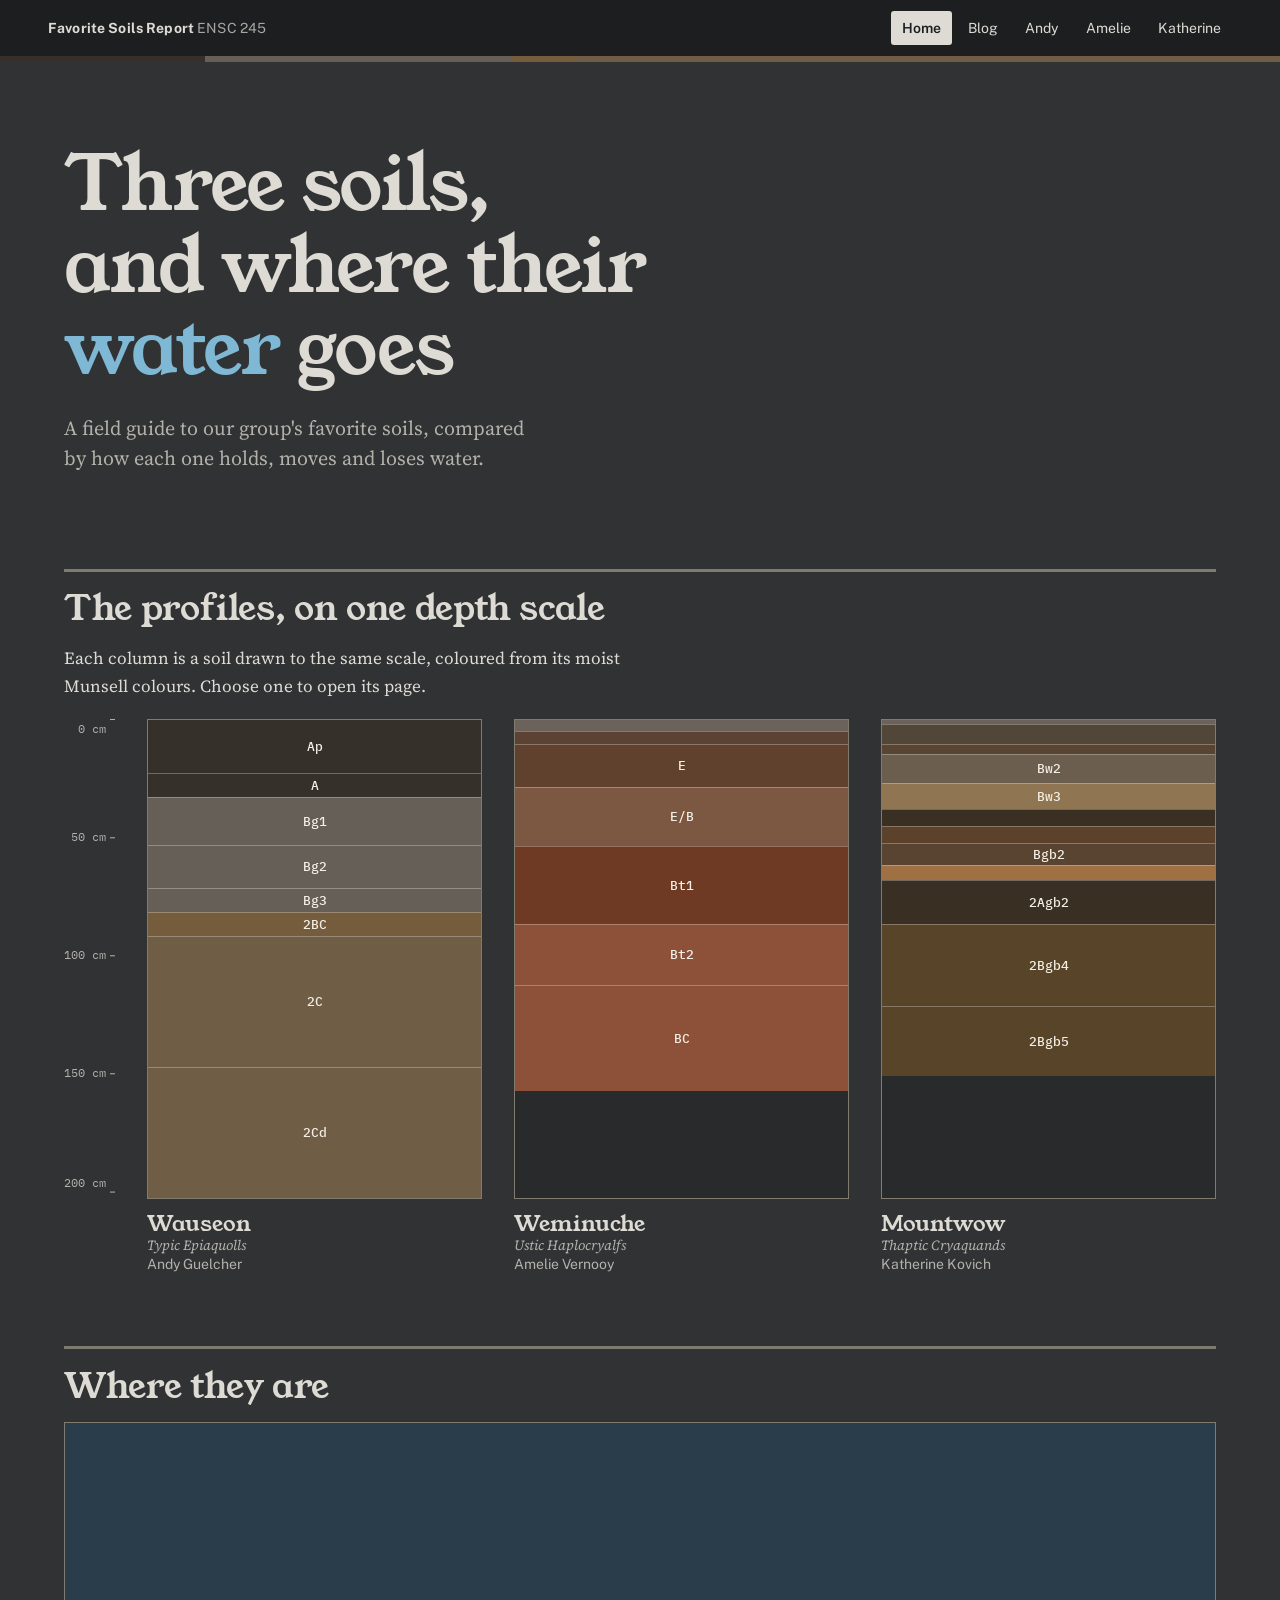
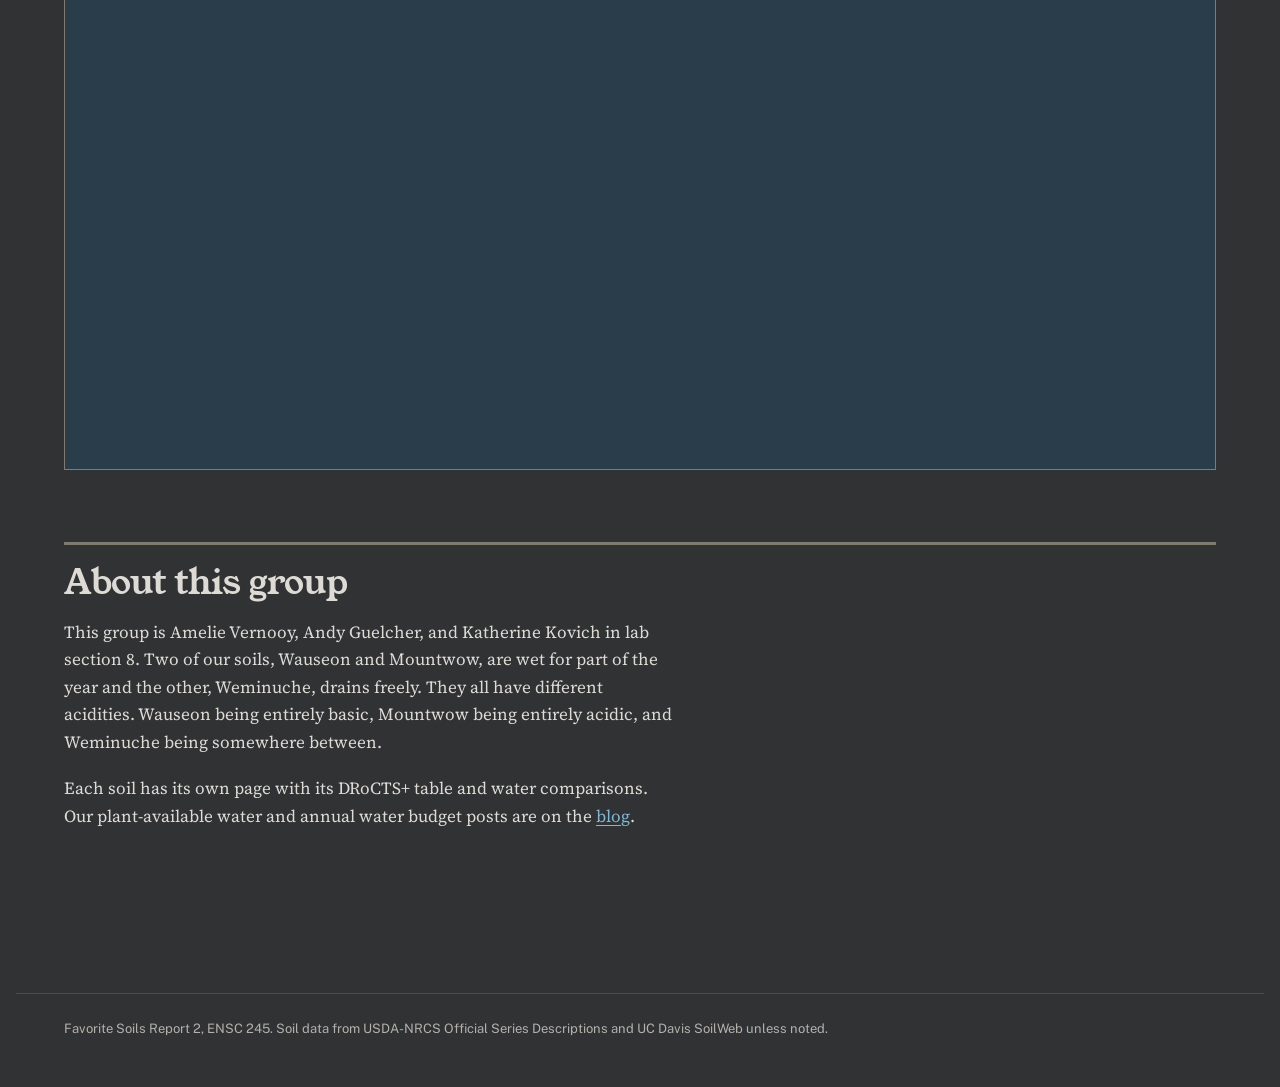
<file: index.html>
<!doctype html>
<html lang="en">
<head>
  <meta charset="utf-8">
  <meta name="viewport" content="width=device-width, initial-scale=1">
  <meta name="color-scheme" content="dark">
  <!-- The site is already dark; this asks the Dark Reader extension not to recolour it, so soil colours stay true. -->
  <meta name="darkreader-lock">
  <title>Favorite Soils Report | ENSC 245</title>
  <meta name="description" content="A group field guide to three favorite soils and their water, for ENSC 245.">
  <link rel="preconnect" href="https://fonts.googleapis.com">
  <link rel="preconnect" href="https://fonts.gstatic.com" crossorigin>
  <link rel="stylesheet" href="https://fonts.googleapis.com/css2?family=IBM+Plex+Mono:wght@400;500&family=Public+Sans:wght@400;500;600;700&family=Source+Serif+4:ital,opsz,wght@0,8..60,400;0,8..60,600;1,8..60,400&family=Young+Serif&display=swap">
  <link rel="stylesheet" href="css/site.css">
</head>
<body>
  <!-- You do not need to edit this file. The writing lives in the "content" folder. See README.md. -->
  <a class="skip" href="#main">Skip to content</a>
  <header class="masthead">
    <a class="site" href="index.html">Favorite Soils Report <span>ENSC 245</span></a>
    <nav aria-label="Site">
      <ul>
        <li><a href="index.html" aria-current="page">Home</a></li>
        <li><a href="blog.html">Blog</a></li>
        <li><a href="wauseon.html">Soil 1</a></li>
        <li><a href="soil-2.html">Soil 2</a></li>
        <li><a href="soil-3.html">Soil 3</a></li>
      </ul>
    </nav>
  </header>

  <main id="main">
    <div class="opener">
      <h1>Three soils, and where their <em>water</em> goes</h1>
      <p class="lede">A field guide to our group's favorite soils, compared by how each one holds, moves and loses water.</p>
    </div>

    <section aria-labelledby="profiles">
      <h2 id="profiles">The profiles, on one depth scale</h2>
      <p>Each column is a soil drawn to the same scale, coloured from its moist Munsell colours. Choose one to open its page.</p>
      <div class="cores" data-cores></div>
    </section>

    <section aria-labelledby="where">
      <h2 id="where">Where they are</h2>
      <div class="map" data-map>
        <div class="todo"><p><strong>Still to do.</strong> Add the group map: paste the Google My Maps embed code into <code>content/group/map.txt</code>.</p></div>
      </div>
    </section>

    <section aria-labelledby="group">
      <h2 id="group">About this group</h2>
      <div data-about></div>
    </section>
  </main>

  <footer class="footer">
    Favorite Soils Report 2, ENSC 245. Soil data from USDA-NRCS Official Series Descriptions and UC Davis SoilWeb unless noted.
  </footer>
  <noscript><p style="padding:1rem">This site needs JavaScript turned on to show its content.</p></noscript>
  <script src="js/site.js"></script>
</body>
</html>
</file>
<file: css/site.css>
/* ------------------------------------------------------------------
   Favorite Soils Report: shared styles.
   The palette is taken from the soils themselves (10YR hues) with one
   water blue, because FSR 2 is about where the water goes.
------------------------------------------------------------------- */
:root {
  color-scheme: dark;
  /* A dark, low-glare scheme. Soil colours are never tinted by it: the
     profiles, chips and 3D model use the Munsell colours directly. */
  --ground: #303234;      /* the page */
  --sheet: #282a2c;       /* tables, figures and buttons */
  --ink: #dedbd5;         /* text */
  --ink-soft: #b4b1ab;
  --rule: #4a4c4e;        /* thin dividers */
  --line: #807b6f;        /* borders and section rules */
  --bar: #1d1e20;         /* masthead */
  --bar-hover: #34363a;
  --hatch: rgba(255, 255, 255, 0.07);
  --till: #746042;        /* 10YR 4/3 glacial till */
  --gley: #6b635b;        /* 10YR 4/1 gleyed horizons */
  --water: #7fb8d4;
  --water-deep: #a9d3e8;
  --water-wash: #2a3d4a;
  --rust: #9a4a22;        /* redox mottles */
  --rust-line: #c06a3f;
  --rust-text: #e0956a;
  --rust-wash: rgba(154, 74, 34, 0.12);
  --stage: #3a3f45;       /* behind the 3D model: a cool blue-grey */
  --stage-edge: #191b1e;
  --stage-ink: #d9d6cf;   /* ruler and notes on the stage */

  --display: "Young Serif", Georgia, serif;
  --read: "Source Serif 4", Georgia, serif;
  --label: "Public Sans", system-ui, sans-serif;
  --data: "IBM Plex Mono", ui-monospace, monospace;

  --measure: 68ch;
  --gutter: clamp(1rem, 4vw, 3rem);
}

*, *::before, *::after { box-sizing: border-box; }

html { scroll-behavior: smooth; scroll-padding-top: 5rem; }

body {
  margin: 0;
  background: var(--ground);
  color: var(--ink);
  font-family: var(--read);
  font-size: 1.0625rem;
  line-height: 1.62;
  -webkit-font-smoothing: antialiased;
  text-rendering: optimizeLegibility;
  overflow-wrap: break-word;   /* long web addresses wrap instead of widening the page */
}

::selection { background: var(--water); color: var(--bar); }
:focus-visible { outline: 2px solid var(--water); outline-offset: 3px; border-radius: 2px; }
html { scrollbar-color: var(--till) var(--ground); caret-color: var(--water); }

a { color: var(--water); text-decoration-thickness: 1px; text-underline-offset: 0.2em; }
a:hover { color: var(--water-deep); text-decoration-thickness: 2px; }

img { max-width: 100%; height: auto; display: block; }

h1, h2, h3 { font-family: var(--display); font-weight: 400; line-height: 1.08; text-wrap: balance; margin: 0; }
h1 { font-size: clamp(2.4rem, 6.2vw, 4.75rem); letter-spacing: -0.02em; }
h2 { font-size: clamp(1.6rem, 3vw, 2.2rem); letter-spacing: -0.01em; }
h3 { font-size: 1.25rem; line-height: 1.25; }
p { margin: 0 0 1.1em; max-width: var(--measure); text-wrap: pretty; }

.skip { position: absolute; left: -999px; top: 0; background: var(--bar); color: var(--ink); padding: 0.6rem 1rem; z-index: 20; }
.skip:focus { left: 0.5rem; top: 0.5rem; }

/* ---------- masthead ---------- */
.masthead {
  position: sticky; top: 0; z-index: 10;
  display: flex; align-items: center; justify-content: space-between; gap: 1rem;
  padding: 0.7rem var(--gutter);
  background: var(--bar); color: var(--ink);
  font-family: var(--label); font-size: 0.875rem;
}
.masthead::after {
  content: ""; position: absolute; left: 0; right: 0; top: 100%; height: 6px;
  background: linear-gradient(90deg, #35302a 0 16%, #665f57 16% 40%, #745c3c 40% 45%, #705d45 45% 100%);  /* Wauseon, in Munsell colours */
}
.masthead .site { color: inherit; text-decoration: none; font-weight: 700; letter-spacing: 0.01em; white-space: nowrap; }
.masthead .site span { font-weight: 400; opacity: 0.72; }
.masthead nav ul { display: flex; flex-wrap: wrap; gap: 0.15rem 0.3rem; margin: 0; padding: 0; list-style: none; justify-content: flex-end; }
.masthead nav a { display: block; padding: 0.35rem 0.7rem; color: inherit; text-decoration: none; border-radius: 3px; }
.masthead a:hover { color: inherit; }
.masthead nav a:hover { background: var(--bar-hover); }
.masthead nav a[aria-current="page"] { background: var(--ink); color: var(--bar); font-weight: 600; }

/* ---------- page frame ---------- */
main { padding: 0 var(--gutter) 5rem; max-width: 78rem; margin: 0 auto; }
.opener { padding: clamp(2.5rem, 7vw, 5.5rem) 0 0; }
.opener h1 { max-width: 16ch; }
.opener + section, .opener + .soil { margin-top: clamp(0.5rem, 2vw, 1.5rem); }
.opener .lede { font-size: 1.25rem; line-height: 1.5; color: var(--ink-soft); margin-top: 1.4rem; max-width: 46ch; }
.opener h1 em { font-style: normal; color: var(--water); }
section { padding-top: clamp(2.5rem, 6vw, 4.5rem); }
section > h2 { margin-bottom: 1.1rem; padding-top: 1.1rem; border-top: 3px solid var(--line); }

.footer {
  border-top: 1px solid var(--rule); margin-top: 4rem; padding: 1.5rem var(--gutter) 3rem;
  font-family: var(--label); font-size: 0.8125rem; color: var(--ink-soft);
  max-width: 78rem; margin-inline: auto;
}

/* ---------- soil cores (the profile drawings) ---------- */
.core { display: flex; flex-direction: column; border: 1.5px solid var(--line); background: var(--sheet); overflow: hidden; }
.core .hz {
  position: relative; display: flex; align-items: center; justify-content: center; min-height: 0; min-width: 0;
  color: #f4efe6; font-family: var(--data); font-size: 0.8125rem; font-weight: 500;
  border: 0; border-top: 1px solid rgba(255, 255, 255, 0.28); padding: 0; margin: 0; width: 100%;
  cursor: pointer; transition: filter 180ms ease-out, box-shadow 180ms ease-out;
}
.core .hz:first-child { border-top: 0; }
.core .hz.is-thin { color: transparent; }   /* too thin for its label; see fitCore() in site.js */
.core .hz:hover, .core .hz.is-on { filter: brightness(1.28) saturate(1.15); box-shadow: inset 0 0 0 2px #fff; z-index: 1; }
.core .hz:focus-visible { outline-offset: -4px; outline-color: #fff; }
.core.is-empty {
  background: repeating-linear-gradient(-45deg, transparent 0 9px, var(--hatch) 9px 10px), var(--sheet);
  align-items: center; justify-content: center; text-align: center;
  font-family: var(--label); font-size: 0.8125rem; color: var(--ink-soft); padding: 1rem;
}

/* home: three cores side by side, to one depth scale */
.cores { display: grid; grid-template-columns: auto repeat(3, minmax(0, 1fr)); gap: 0 clamp(0.75rem, 2.5vw, 2rem); align-items: stretch; margin-top: 0.5rem; }
.cores .scale { position: relative; width: 3.2rem; height: var(--core-h); font-family: var(--data); font-size: 0.75rem; color: var(--ink-soft); }
.cores .scale span { position: absolute; right: 0; transform: translateY(-50%); padding-right: 0.55rem; white-space: nowrap; }
.cores .scale span::after { content: ""; position: absolute; right: 0; top: 50%; width: 0.35rem; border-top: 1px solid var(--ink-soft); }
.cores .scale span:first-child { transform: none; }
.cores .scale span:first-child::after { top: 0; }
.cores .scale span:last-child { transform: translateY(-100%); }
.cores .scale span:last-child::after { top: 100%; }
.cores { --core-h: clamp(20rem, 52vw, 30rem); }
.cores a.col { position: relative; display: grid; grid-template-rows: var(--core-h) auto; color: inherit; text-decoration: none; }
/* the hover shadow sits on its own layer and fades, so lifting a column never repaints a shadow */
.cores a.col::before { content: ""; position: absolute; left: 0; right: 0; top: 0; height: var(--core-h); box-shadow: 0 14px 22px -12px rgba(0, 0, 0, 0.6); opacity: 0; transform: translateY(0); transition: opacity 240ms ease-out, transform 240ms cubic-bezier(0.16, 1, 0.3, 1); pointer-events: none; }
.cores a.col:hover::before { opacity: 1; transform: translateY(-6px); }
.cores a.col .core { position: relative; height: var(--core-h); transition: transform 240ms cubic-bezier(0.16, 1, 0.3, 1); }
.cores a.col:hover .core { transform: translateY(-6px); }
.cores a.col .hz { cursor: inherit; }
.cores .cap { padding-top: 0.8rem; font-family: var(--label); font-size: 0.875rem; line-height: 1.35; color: var(--ink-soft); }
.cores .cap strong { display: block; font-family: var(--display); font-weight: 400; font-size: 1.35rem; color: var(--ink); line-height: 1.15; }
.cores .cap em { font-family: var(--read); }

/* soil page: sticky core beside the reading column */
.soil { display: grid; grid-template-columns: 9.5rem minmax(0, 1fr); gap: clamp(1.5rem, 4vw, 3.5rem); align-items: start; }
.rail { position: sticky; top: 4.25rem; padding-top: 1rem; }
.rail .wrap { display: grid; grid-template-columns: 1fr 2.6rem; height: min(72vh, 34rem); }
.rail .core { height: 100%; animation: drill 520ms cubic-bezier(0.16, 1, 0.3, 1) both; }
.rail .ticks { position: relative; font-family: var(--data); font-size: 0.6875rem; color: var(--ink-soft); }
.rail .ticks span { position: absolute; left: 0.4rem; transform: translateY(-50%); }
.rail .ticks span:first-child { transform: none; }
.rail .ticks span:last-child { transform: translateY(-100%); }
.rail figcaption { font-family: var(--label); font-size: 0.75rem; line-height: 1.4; color: var(--ink-soft); margin-top: 0.7rem; }
.rail figure { margin: 0; }
.readout { font-family: var(--data); font-size: 0.75rem; line-height: 1.5; min-height: 4.6em; margin-top: 0.6rem; padding-top: 0.6rem; border-top: 1px solid var(--rule); color: var(--ink); }
.readout b { font-weight: 500; font-size: 0.9375rem; }
@keyframes drill { from { clip-path: inset(0 0 100% 0); } to { clip-path: inset(0 0 0 0); } }

/* ---------- reference material ---------- */
dl.taxa { display: grid; grid-template-columns: max-content 1fr; gap: 0.35rem 1.5rem; margin: 0; max-width: var(--measure); }
dl.taxa dt { font-family: var(--label); font-size: 0.8125rem; font-weight: 600; color: var(--ink-soft); padding-top: 0.2em; }
dl.taxa dd { margin: 0; }

.table-wrap { overflow-x: auto; margin: 0 0 1rem; border: 1.5px solid var(--line); background: var(--sheet); }
table.drocts.wide { min-width: 40rem; }
table.drocts.wide th, table.drocts.wide td { white-space: nowrap; }
table.drocts { border-collapse: collapse; width: 100%; font-family: var(--data); font-size: 0.875rem; font-variant-numeric: tabular-nums; }
table.drocts caption { caption-side: top; text-align: left; padding: 0.8rem 0.9rem; font-family: var(--label); font-size: 0.875rem; color: var(--ink-soft); border-bottom: 1px solid var(--rule); }
table.drocts caption strong { color: var(--ink); }
table.drocts th, table.drocts td { padding: 0.5rem 0.9rem; text-align: left; vertical-align: top; }
table.drocts thead th { font-family: var(--label); font-size: 0.75rem; font-weight: 600; color: var(--ink-soft); border-bottom: 1.5px solid var(--line); vertical-align: bottom; }
table.drocts thead th small { display: block; font-weight: 400; }
table.drocts tbody tr { border-top: 1px solid var(--rule); transition: background-color 160ms ease-out; cursor: default; }
table.drocts tbody tr:first-child { border-top: 0; }
table.drocts tbody th { font-weight: 500; }
table.drocts tbody tr:hover, table.drocts tbody tr.is-on { background: var(--water-wash); }
table.drocts .part b { font-weight: 600; color: var(--ink-soft); }   /* "E:" / "B:" in a mixed horizon */
.chip { display: inline-block; width: 0.8rem; height: 0.8rem; margin-right: 0.45rem; border: 1px solid var(--line); vertical-align: -0.08em; }
.notes { font-family: var(--label); font-size: 0.8125rem; line-height: 1.55; color: var(--ink-soft); max-width: var(--measure); }
.notes p { margin-bottom: 0.4em; }

figure.plate { margin: 1.5rem 0; }
[data-body] > section:first-child { padding-top: 0; }
[data-body] ul, [data-about] ul, article.post ul { max-width: var(--measure); padding-left: 1.2rem; }
[data-body] h3, article.post h3 { margin: 1.5rem 0 0.5rem; }
article.post header h3 { margin: 0; font-size: 1.5rem; }
.table-wrap { max-width: 100%; }
.table-wrap + p, .table-wrap + .notes { margin-top: 1rem; }
figure.plate img { border: 1.5px solid var(--line); background: var(--sheet); width: 100%; }
figure.plate figcaption { font-family: var(--label); font-size: 0.8125rem; line-height: 1.45; color: var(--ink-soft); margin-top: 0.55rem; max-width: var(--measure); }

ol.story { margin: 1.25rem 0 1.25rem; padding: 0; list-style: none; counter-reset: step; max-width: var(--measure); }
ol.story li { counter-increment: step; display: grid; grid-template-columns: 2rem 1fr; gap: 0.25rem; padding: 0.55rem 0; border-top: 1px solid var(--rule); }
ol.story li::before { content: counter(step); font-family: var(--data); font-size: 0.8125rem; color: var(--ink-soft); padding-top: 0.25em; }

/* ---------- "still to write" slots: delete each one as you fill it ---------- */
.todo {
  border: 1.5px dashed var(--rust-line); background: var(--rust-wash);
  padding: 1rem 1.15rem; margin: 0 0 1.25rem; max-width: var(--measure);
  font-family: var(--label); font-size: 0.875rem; line-height: 1.55; color: var(--ink);
}
.todo strong { color: var(--rust-text); font-weight: 700; }
.todo ul { margin: 0.4rem 0 0; padding-left: 1.1rem; }
.todo p { margin-bottom: 0.4em; }
.todo code { font-family: var(--data); font-size: 0.8125rem; }

/* ---------- map ---------- */
.map { border: 1.5px solid var(--line); background: var(--water-wash); min-height: 13rem; display: grid; place-items: center; padding: 1.5rem; }
.map .todo { margin: 0; background: var(--sheet); }
.map iframe { width: 100%; height: 100%; border: 0; }
.map:has(iframe) { padding: 0; aspect-ratio: 16 / 9; }

/* ---------- blog ---------- */
.jump { display: flex; flex-wrap: wrap; gap: 0.4rem 1.5rem; padding: 0; margin: 1.5rem 0 0; list-style: none; font-family: var(--label); font-size: 0.9375rem; }
article.post { padding: 1.75rem 0; border-top: 1px solid var(--rule); }
article.post:first-of-type { border-top: 0; padding-top: 0.5rem; }
article.post header { margin-bottom: 0.9rem; }
article.post .by { font-family: var(--label); font-size: 0.8125rem; color: var(--ink-soft); margin: 0.35rem 0 0; }

/* ---------- pager ---------- */
.pager { display: flex; justify-content: space-between; gap: 1rem; flex-wrap: wrap; margin-top: 4rem; padding-top: 1.25rem; border-top: 3px solid var(--line); font-family: var(--label); font-size: 0.9375rem; }

/* ---------- 3D monolith (drawn by js/soil3d.js) ---------- */
.monolith { margin: 0; display: grid; grid-template-columns: minmax(0, 1fr) 15.5rem; gap: 0.75rem 1.5rem; align-items: start; }
.monolith .stage {
  position: relative; height: min(74vh, 40rem); border: 1.5px solid var(--line); overflow: hidden;
  background: radial-gradient(ellipse at 50% 40%, var(--stage) 0 30%, var(--stage-edge) 100%);
}
.monolith .stage canvas { display: block; width: 100%; height: 100%; cursor: grab; }
/* the model fades in once it's ready (see js/soil3d.js), and changed text fades up */
.monolith .stage canvas { opacity: 0; transition: opacity 400ms ease-out; }
.monolith-section.is-ready .stage canvas { opacity: 1; }
@keyframes fresh { from { opacity: 0; transform: translateY(4px); } to { opacity: 1; transform: none; } }
.is-new { animation: fresh 240ms ease-out; }
.monolith .stage canvas:active { cursor: grabbing; }
.monolith .stage-note { position: absolute; inset: 0; display: grid; place-items: center; margin: 0; max-width: none; font-family: var(--label); font-size: 0.875rem; color: var(--stage-ink); }
.monolith .bar { grid-column: 1; display: flex; flex-wrap: wrap; gap: 0.5rem; }
.monolith .bar button {
  font-family: var(--label); font-size: 0.8125rem; font-weight: 600; color: var(--ink);
  background: var(--sheet); border: 1.5px solid var(--line); border-radius: 3px; padding: 0.4rem 0.85rem; cursor: pointer;
  transition: background-color 160ms ease-out, color 160ms ease-out;
}
.monolith .bar button:hover { background: var(--water-wash); }
.monolith .bar button[aria-pressed="true"] { background: var(--ink); color: var(--ground); }
.monolith .bar button[hidden] { display: none; }
.monolith:not(:has(canvas)) .bar { visibility: hidden; }
.monolith .card { grid-column: 2; grid-row: 1 / span 2; border-top: 3px solid var(--line); padding-top: 0.8rem; font-family: var(--data); font-size: 0.8125rem; line-height: 1.5; }
.monolith .card h3 { font-family: var(--data); font-weight: 500; font-size: 1.5rem; margin-bottom: 0.8rem; }
.monolith .card h3 small { display: block; font-family: var(--label); font-size: 0.8125rem; font-weight: 400; color: var(--ink-soft); margin-top: 0.3rem; }
.monolith .card dl { display: grid; grid-template-columns: max-content 1fr; gap: 0.35rem 0.9rem; margin: 0; }
.monolith .card dt { font-family: var(--label); font-size: 0.75rem; font-weight: 600; color: var(--ink-soft); padding-top: 0.1em; }
.monolith .card dd { margin: 0; }
.monolith .card h4 { font-family: var(--label); font-size: 0.75rem; font-weight: 600; letter-spacing: 0.02em; color: var(--ink-soft); margin: 1.1rem 0 0.5rem; padding-top: 0.7rem; border-top: 1px solid var(--rule); }
.monolith .card dd .chip { margin-right: 0.3rem; }
.monolith .card-hint { font-family: var(--label); color: var(--ink-soft); }
.monolith figcaption { grid-column: 1 / -1; font-family: var(--label); font-size: 0.8125rem; line-height: 1.45; color: var(--ink-soft); max-width: var(--measure); }

/* the soil's history, played on the 3D model (see history.txt) */
.monolith .bar .history-btn { background: var(--water-wash); border-color: var(--water); }
.monolith .bar .history-btn[aria-pressed="true"] { background: var(--water); color: var(--bar); }
.monolith .bar button:disabled { opacity: 0.45; cursor: default; }
.monolith .history { grid-column: 2; grid-row: 1 / span 2; border-top: 3px solid var(--water); padding-top: 0.8rem; font-family: var(--label); }
.monolith .card[hidden] { display: none; }
.monolith .history[hidden] { display: none; }
.history .history-when { margin: 0 0 0.2rem; font-family: var(--data); font-size: 0.8125rem; color: var(--water-deep); max-width: none; }
.history h3 { font-size: 1.35rem; margin: 0 0 0.45rem; }
.history h3:focus { outline: none; }
.history .history-text { font-family: var(--read); font-size: 1rem; margin-bottom: 0.35rem; }
.history .history-source { font-size: 0.75rem; color: var(--ink-soft); margin-bottom: 0.9rem; }
.history .timeline { position: relative; height: 2.6rem; margin: 0 0.5rem 0.4rem; }
.history .track { position: absolute; left: 0; right: 0; top: 0.7rem; height: 3px; background: var(--rule); --done: 0; }
.history .track::after { content: ""; position: absolute; left: 0; top: 0; bottom: 0; width: 100%; background: var(--water); transform: scaleX(var(--done)); transform-origin: left center; transition: transform 450ms cubic-bezier(0.16, 1, 0.3, 1); }
.history .ticks button {
  position: absolute; top: 0.32rem; width: 0.85rem; height: 0.85rem; margin-left: -0.425rem; padding: 0;
  border-radius: 50%; border: 2px solid var(--rule); background: var(--ground); cursor: pointer;
  transition: transform 200ms cubic-bezier(0.16, 1, 0.3, 1), background-color 200ms ease-out, border-color 200ms ease-out;
}
.history .ticks button.is-past { border-color: var(--water); background: var(--water); }
.history .ticks button.is-on { border-color: var(--ink); background: var(--water); transform: scale(1.35); }
.history .timeline .end { position: absolute; top: 1.45rem; font-family: var(--data); font-size: 0.6875rem; color: var(--ink-soft); white-space: nowrap; }
.history .timeline .start { left: -0.5rem; }
.history .timeline .now { right: -0.5rem; }
.history .history-controls { display: flex; flex-wrap: wrap; gap: 0.5rem; }
.history .history-controls button {
  font-family: var(--label); font-size: 0.8125rem; font-weight: 600; color: var(--ink);
  background: var(--sheet); border: 1.5px solid var(--line); border-radius: 3px; padding: 0.4rem 0.85rem; cursor: pointer;
}
.history .history-controls button:hover:not(:disabled) { background: var(--water-wash); }
.history .history-controls button:disabled { opacity: 0.45; cursor: default; }
details.history-list { margin-top: 1rem; max-width: var(--measure); font-family: var(--label); font-size: 0.875rem; }
details.history-list summary { cursor: pointer; font-weight: 600; color: var(--water); }
details.history-list ol { padding-left: 1.3rem; margin: 0.6rem 0 0; }
details.history-list li { margin-bottom: 0.6rem; line-height: 1.5; }
details.history-list small { color: var(--ink-soft); }

/* ---------- small screens ---------- */
@media (max-width: 760px) {
  body { font-size: 1rem; }
  .masthead { flex-direction: column; align-items: flex-start; gap: 0.4rem; padding-block: 0.6rem; }
  .masthead nav ul { justify-content: flex-start; margin-left: -0.7rem; }
  .soil { grid-template-columns: minmax(0, 1fr); }
  .rail { position: static; padding-top: 0; }
  .rail .wrap { grid-template-columns: 1fr; height: auto; }
  .rail .core { flex-direction: row; height: 3.5rem; }
  .rail .core .hz { border-top: 0; border-left: 1px solid rgba(255, 255, 255, 0.28); font-size: 0.6875rem; }
  .rail .core .hz:first-child { border-left: 0; }
  .rail .ticks { display: none; }
  @keyframes drill { from { clip-path: inset(0 100% 0 0); } to { clip-path: inset(0 0 0 0); } }
  .cores { grid-template-columns: auto repeat(3, minmax(0, 1fr)); gap: 0 0.5rem; --core-h: 19rem; }
  .cores .scale { width: 2.6rem; font-size: 0.6875rem; }
  .cores .cap strong { font-size: 1.05rem; }
  .cores .cap { font-size: 0.75rem; }
  .cores .core .hz { font-size: 0.6875rem; }
  dl.taxa { grid-template-columns: 1fr; gap: 0; }
  dl.taxa dd { margin-bottom: 0.6rem; }
  .monolith { grid-template-columns: minmax(0, 1fr); }
  .monolith .stage { height: min(58vh, 30rem); }
  .monolith .card { grid-column: 1; grid-row: auto; }
  .monolith .history { grid-column: 1; grid-row: auto; }
}

@media (prefers-reduced-motion: reduce) {
  html { scroll-behavior: auto; }
  .is-new { animation: none; }
  .monolith .stage canvas { transition: none; }
  .rail .core { animation: none; }
  .cores a.col .core, .cores a.col::before, .core .hz, table.drocts tbody tr, .monolith .bar button, .history .track::after, .history .ticks button { transition: none; }
}

@media print {
  :root { color-scheme: light; --ground: #fff; --sheet: #fff; --ink: #1e1a16; --ink-soft: #4d453c; --rule: #bdb6a8; --line: #1e1a16; --water: #175a78; --rust-text: #843c19; --rust-wash: transparent; }
  .masthead, .rail, .todo, .pager, .monolith-section { display: none; }
  .soil { display: block; }
  body { background: #fff; }
}
</file>
